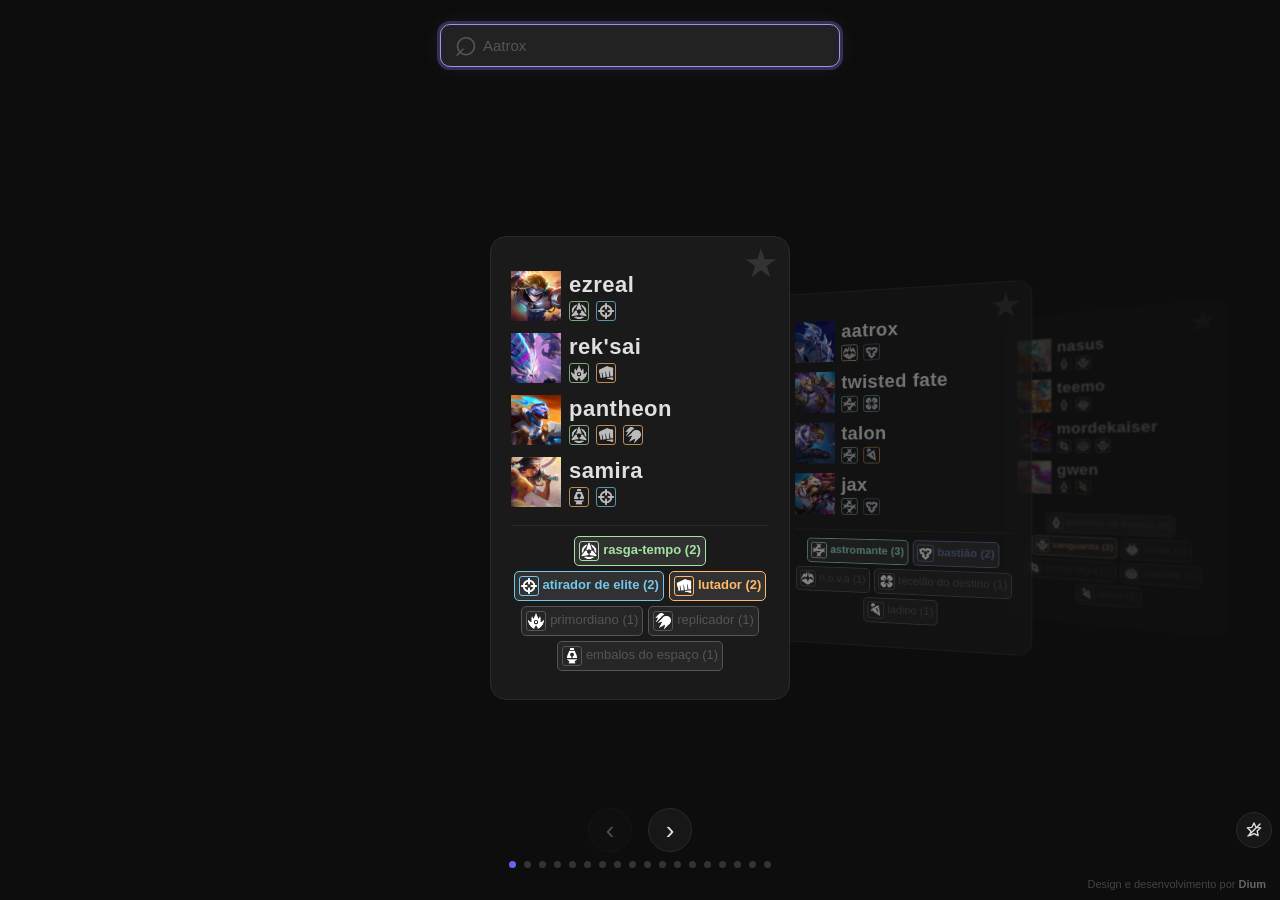
<file: index.html>
<!DOCTYPE html>
<html lang="en">
<head>
<meta charset="UTF-8">
<meta name="viewport" content="width=device-width, initial-scale=1.0">
<title>TFT Openers</title>
<link rel="stylesheet" href="style.css">
</head>
<body>
<button id="clearFavs" title="Limpar favoritos"><svg viewBox="0 0 24 24" width="18" height="18" fill="none" stroke="currentColor" stroke-width="1.8" stroke-linecap="round" stroke-linejoin="round"><path d="M12 2.6l2.7 5.8 6.3.7-4.7 4.3 1.2 6.2L12 16.8l-5.5 2.8 1.2-6.2L3 9.1l6.3-.7L12 2.6z"/><line x1="4" y1="20" x2="20" y2="4"></line></svg></button>
<div class="search-wrapper">
  <span class="search-icon">⌕</span>
  <input type="text" id="search" placeholder="Aatrox" autofocus autocomplete="off">
  <button type="button" class="search-clear" id="searchClear" title="Limpar busca" aria-label="Limpar busca"><svg viewBox="0 0 24 24" width="16" height="16" fill="none" stroke="currentColor" stroke-width="3" stroke-linecap="round"><path d="M6 6l12 12M18 6L6 18"/></svg></button>
  <div class="suggestions" id="suggestions"></div>
</div>

<div class="tableau" id="tableau">
  <div class="stack" id="stack"></div>
</div>
<div class="nav-buttons">
  <button id="prevBtn" title="Anterior">‹</button>
  <button id="nextBtn" title="Próximo">›</button>
</div>
<div class="dots" id="dots"></div>

<script src="app.js"></script>
<div class="credit">Design e desenvolvimento por <strong>Dium</strong></div>
</body>
</html>
</file>
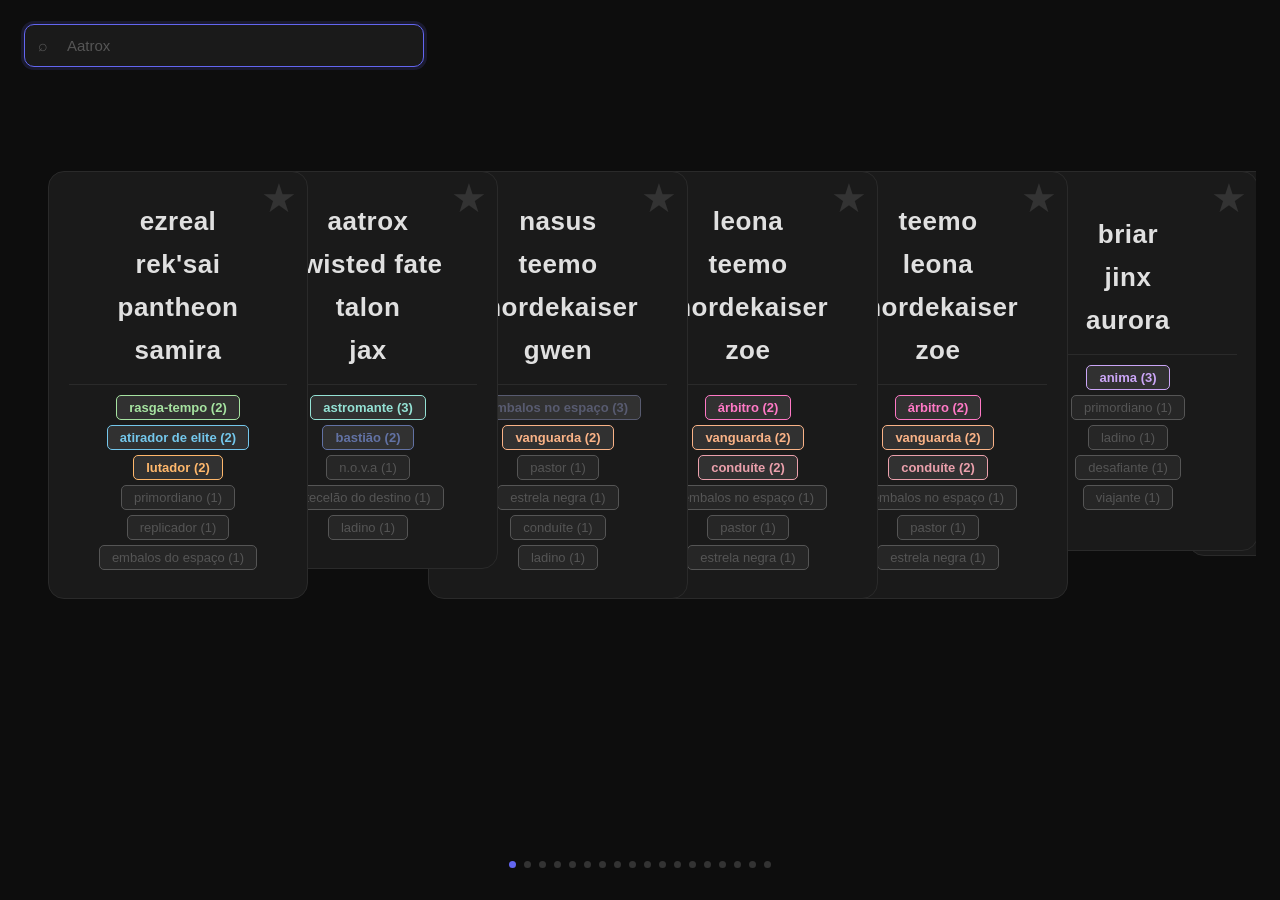
<file: backup/index.html>
<!DOCTYPE html>
<html lang="en">
<head>
<meta charset="UTF-8">
<meta name="viewport" content="width=device-width, initial-scale=1.0">
<title>TFT Openers</title>
<style>
  * { margin: 0; padding: 0; box-sizing: border-box; }
  body {
    background: #0d0d0d;
    color: #e0e0e0;
    font-family: 'Inter', -apple-system, BlinkMacSystemFont, 'Segoe UI', sans-serif;
    height: 100vh;
    overflow: hidden;
    display: flex;
    flex-direction: column;
    padding: 24px;
  }

  .search-wrapper {
    position: relative;
    margin-bottom: 24px;
    max-width: 400px;
  }
  .search-wrapper input {
    width: 100%;
    padding: 12px 16px 12px 42px;
    border: 1px solid #2a2a2a;
    border-radius: 10px;
    background: #1a1a1a;
    color: #e0e0e0;
    font-size: 15px;
    outline: none;
    transition: border-color 0.2s;
  }
  .search-wrapper input:focus {
    border-color: #6366f1;
    box-shadow: 0 0 0 3px rgba(99,102,241,0.15);
  }
  .search-wrapper input::placeholder { color: #555; }
  .search-icon {
    position: absolute;
    left: 14px;
    top: 50%;
    transform: translateY(-50%);
    color: #555;
    font-size: 16px;
    pointer-events: none;
  }

  .tableau {
    flex: 1;
    display: flex;
    align-items: flex-start;
    justify-content: flex-start;
    min-height: 0;
    position: relative;
    overflow-x: auto;
    scrollbar-width: none;
    -ms-overflow-style: none;
    padding: 80px 0 0 24px;
  }

  .tableau::-webkit-scrollbar { display: none; }

  .stack {
    position: relative;
    width: 100%;
    min-height: 420px;
  }

  .card-stack {
    position: absolute;
    top: 0;
    left: 0;
    width: 260px;
    min-height: 380px;
    background: #1a1a1a;
    border: 1px solid #2a2a2a;
    border-radius: 16px;
    padding: 28px 20px;
    text-align: center;
    display: flex;
    flex-direction: column;
    justify-content: center;
    transition: transform 0.35s cubic-bezier(0, 0, 0.15, 1);
    cursor: pointer;
  }
  .card-stack.current {
    z-index: 100;
    cursor: default;
  }
  .card-stack.behind {
    z-index: 1;
    cursor: pointer;
  }
  .card-stack.behind:hover {
    border-color: #6366f1;
  }

  .card-stack .champ {
    padding: 6px 0;
    font-size: 26px;
    font-weight: 700;
    letter-spacing: 0.5px;
  }
  .card-stack .champ-name {
    display: inline;
    cursor: pointer;
    border-radius: 4px;
    transition: background 0.15s;
  }
  .card-stack .champ-name:hover { background: rgba(167,139,250,0.15); }
  .card-stack .champ-name.matched { color: #a78bfa; font-weight: 600; }

  .card-stack .trait-summary {
    margin-top: 12px;
    padding-top: 10px;
    border-top: 1px solid #2a2a2a;
    display: flex;
    flex-direction: column;
    align-items: center;
    gap: 5px;
  }
  .card-stack .trait-summary .tag {
    padding: 4px 12px;
    border-radius: 5px;
    font-size: 13px;
    border: 1px solid;
    background: rgba(255,255,255,0.05);
    cursor: pointer;
    transition: background 0.15s;
  }
  .card-stack .trait-summary .tag:hover {
    background: rgba(255,255,255,0.12);
  }
  .card-stack .trait-summary .tag.highlighted {
    font-weight: 600;
    background: rgba(255,255,255,0.1);
  }
  .card-stack .trait-summary .tag.matched {
    box-shadow: 0 0 0 2px #a78bfa;
  }

  .card-stack .star {
    position: absolute;
    top: 6px;
    right: 10px;
    font-size: 40px;
    cursor: pointer;
    color: #333;
    transition: color 0.2s;
    z-index: 1;
    line-height: 1;
    user-select: none;
  }
  .card-stack .star:hover {
    color: #777;
  }
  .card-stack .star.favorited {
    color: #f1fa8c;
  }
  .card-stack.favorited {
    border-color: rgba(241,250,140,0.2);
  }

  .empty-state {
    font-size: 18px;
    color: #555;
    text-align: center;
  }

  .dots {
    display: flex;
    justify-content: center;
    gap: 8px;
    padding: 16px 0 8px;
    flex-wrap: wrap;
  }
  .dot {
    width: 7px;
    height: 7px;
    border-radius: 50%;
    background: #333;
    cursor: pointer;
    transition: background 0.2s;
    user-select: none;
    outline: none;
  }
  .dot.active {
    background: #6366f1;
  }
  .dot:hover {
    background: #555;
  }

  @media (max-width: 700px) {
    .card-stack { width: 230px; min-height: 340px; padding: 20px 14px; }
    .card-stack .champ { font-size: 22px; }
    .tableau { padding-left: 12px; }
  }
</style>
</head>
<body>
<div class="search-wrapper">
  <span class="search-icon">⌕</span>
  <input type="text" id="search" placeholder="Aatrox" autofocus>
</div>

<div class="tableau" id="tableau">
  <div class="stack" id="stack"></div>
</div>
<div class="dots" id="dots"></div>

<script>
const data = [
  {"units": ["ezreal", "rek'sai", "pantheon", "samira"]},
  {"units": ["aatrox", "twisted fate", "talon", "jax"]},
  {"units": ["nasus", "teemo", "mordekaiser", "gwen"]},
  {"units": ["leona", "teemo", "mordekaiser", "zoe"]},
  {"units": ["teemo", "leona", "mordekaiser", "zoe"]},
  {"units": ["briar", "jinx", "aurora"]},
  {"units": ["briar", "jinx", "illaoi"]},
  {"units": ["leona", "lissandra", "mordekaiser", "zoe"]},
  {"units": ["briar", "rek'sai", "bel'veth", "jinx"]},
  {"units": ["cho'gath", "rek'sai", "briar", "bel'veth"]},
  {"units": ["rek'sai", "milio", "pantheon", "lulu"]},
  {"units": ["briar", "cho'gath", "rek'sai", "kai'sa"]},
  {"units": ["aatrox", "twisted fate", "caitlyn", "jax"]},
  {"units": ["cho'gath", "ezreal", "lissandra", "pantheon"]},
  {"units": ["lissandra", "poppy", "veigar", "mipim"]},
  {"units": ["aatrox", "poppy", "mipim", "gnar"]},
  {"units": ["rek'sai", "ezreal", "gnar", "pantheon"]},
  {"units": ["cho'gath", "lissandra", "pantheon", "miss fortune"]}
];

const traits = {
  "ezreal": ["rasga-tempo", "atirador de elite"],
  "rek'sai": ["primordiano", "lutador"],
  "pantheon": ["rasga-tempo", "lutador", "replicador"],
  "samira": ["embalos do espaço", "atirador de elite"],
  "aatrox": ["n.o.v.a", "bastião"],
  "twisted fate": ["astromante", "tecelão do destino"],
  "talon": ["astromante", "ladino"],
  "jax": ["astromante", "bastião"],
  "nasus": ["embalos no espaço", "vanguarda"],
  "teemo": ["embalos no espaço", "pastor"],
  "mordekaiser": ["estrela negra", "conduíte", "vanguarda"],
  "gwen": ["embalos no espaço", "ladino"],
  "leona": ["árbitro", "vanguarda"],
  "zoe": ["árbitro", "conduíte"],
  "briar": ["anima", "primordiano", "ladino"],
  "jinx": ["anima", "desafiante"],
  "aurora": ["anima", "viajante"],
  "illaoi": ["anima", "vanguarda", "pastor"],
  "lissandra": ["estrela negra", "pastor", "replicador"],
  "bel'veth": ["primordiano", "desafiante", "saqueador"],
  "cho'gath": ["estrela negra", "lutador"],
  "milio": ["rasga-tempo", "tecelão do destino"],
  "lulu": ["astromante", "replicador"],
  "kai'sa": ["estrela negra", "ladino"],
  "caitlyn": ["n.o.v.a", "tecelão do destino"],
  "poppy": ["mipo", "bastião"],
  "veigar": ["mipo", "replicador"],
  "mipim": ["mipo", "pastor", "viajante"],
  "gnar": ["mipo", "atirador de elite"],
  "miss fortune": ["conduíte", "desafiante", "replicador"]
};

function getTraitCounts(units) {
  const counts = {};
  for (const u of units) {
    const t = traits[u] || [];
    for (const tr of t) counts[tr] = (counts[tr] || 0) + 1;
  }
  return counts;
}

const stackEl = document.getElementById('stack');
const search = document.getElementById('search');

const traitPalette = [
  '#ff5555','#ff79c6','#bd93f9','#8be9fd','#50fa7b',
  '#ffb86c','#f1fa8c','#6272a4','#cba6f7','#f38ba8',
  '#89b4fa','#fab387','#a6e3a1','#f9e2af','#74c7ec',
  '#b4befe','#94e2d5','#eba0ac','#6c7086','#585b70'
];

const FAV_KEY = 'tft_favorites';
function entryKey(entry) { return entry.units.join('|'); }
function getFavorites() {
  try { return new Set(JSON.parse(localStorage.getItem(FAV_KEY) || '[]')); }
  catch { return new Set(); }
}
function toggleFavorite(key) {
  const f = getFavorites();
  if (f.has(key)) f.delete(key); else f.add(key);
  localStorage.setItem(FAV_KEY, JSON.stringify([...f]));
}

function traitColor(trait) {
  let h = 0;
  for (let i = 0; i < trait.length; i++) h = ((h << 5) - h) + trait.charCodeAt(i), h |= 0;
  return traitPalette[Math.abs(h) % traitPalette.length];
}

let filtered = [...data];
let currentIdx = 0;
let animating = false;

function buildCardHtml(entry, q) {
  let units = entry.units;
  if (q) units = [...units].sort((a, b) => {
    const al = a.toLowerCase();
    const bl = b.toLowerCase();
    const aScore = al.startsWith(q) ? 2 : (al.includes(q) ? 1 : 0);
    const bScore = bl.startsWith(q) ? 2 : (bl.includes(q) ? 1 : 0);
    return bScore - aScore;
  });
  const champHtml = units.map(u => {
    const lower = u.toLowerCase();
    const isMatch = q && lower.includes(q);
    return `<div class="champ"><div class="champ-name ${isMatch ? 'matched' : ''}">${u}</div></div>`;
  }).join('');

  const traitCounts = getTraitCounts(units);
  const sorted = Object.entries(traitCounts).sort((a, b) => b[1] - a[1]);
  const summaryHtml = sorted.length > 0
    ? sorted.map(([trait, cnt]) => {
        const c = cnt >= 2 ? traitColor(trait) : '#555';
        const isMatch = q && trait.toLowerCase().includes(q);
        return `<span class="tag ${cnt >= 2 ? 'highlighted' : ''}${isMatch ? ' matched' : ''}" style="border-color:${c};color:${c}">${trait} (${cnt})</span>`;
      }).join('')
    : '';

  const key = entryKey(entry);
  const isFav = getFavorites().has(key);
  const star = `<span class="star ${isFav ? 'favorited' : ''}" data-key="${key}">★</span>`;
  return `${star}${champHtml}${summaryHtml ? `<div class="trait-summary">${summaryHtml}</div>` : ''}`;
}

function renderDots() {
  const dotsEl = document.getElementById('dots');
  if (filtered.length <= 1) {
    dotsEl.innerHTML = '';
    return;
  }
  dotsEl.innerHTML = filtered.map((_, i) =>
    `<span class="dot ${i === currentIdx ? 'active' : ''}" data-idx="${i}"></span>`
  ).join('');
  dotsEl.querySelectorAll('.dot').forEach(el => {
    el.addEventListener('click', e => {
      e.preventDefault();
      goTo(parseInt(el.dataset.idx));
    });
  });
}

function goTo(idx) {
  if (idx === currentIdx || idx < 0 || idx >= filtered.length) return;
  if (animating) {
    const cards = stackEl.querySelectorAll('.card-stack');
    for (const card of cards) {
      card.style.transition = 'none';
      const localI = parseInt(card.dataset.idx) - currentIdx;
      card.style.transform = `translateX(${localI * 190}px)`;
    }
    animating = false;
  }
  animating = true;
  const forward = idx > currentIdx;
  currentIdx = idx;
  renderAnimated(forward);
}

function applyFilterAndSort(q) {
  let result = q ? data.filter(entry =>
    entry.units.some(u => u.toLowerCase().includes(q)) || entry.units.some(u => (traits[u] || []).some(t => t.toLowerCase().includes(q)))
  ) : [...data];
  const favs = getFavorites();
  result.sort((a, b) => {
    const aFav = favs.has(entryKey(a));
    const bFav = favs.has(entryKey(b));
    if (aFav !== bFav) return aFav ? -1 : 1;
    if (q) {
      const score = (entry) => {
        const names = entry.units.map(u => u.toLowerCase());
        const allTraits = entry.units.flatMap(u => (traits[u] || []).map(t => t.toLowerCase()));
        const starts = [...names, ...allTraits].some(s => s.startsWith(q)) ? 1 : 0;
        const contains = [...names, ...allTraits].some(s => s.includes(q)) ? 1 : 0;
        return starts * 10 + contains;
      };
      return score(b) - score(a);
    }
    return data.indexOf(a) - data.indexOf(b);
  });
  return result;
}

function renderAnimated(forward) {
  const q = search.value.toLowerCase().trim();
  filtered = applyFilterAndSort(q);
  if (currentIdx >= filtered.length) currentIdx = 0;
  if (filtered.length === 0) {
    stackEl.innerHTML = '<div class="empty-state">No openers found</div>';
    animating = false;
    renderDots();
    return;
  }

  const showCount = Math.min(15, filtered.length - currentIdx);
  const visible = filtered.slice(currentIdx, currentIdx + showCount);
  const offset = 190;
  const shift = forward ? offset : -offset;

  const favs = getFavorites();
  stackEl.innerHTML = visible.map((entry, i) => {
    const isCurrent = i === 0;
    const isFav = favs.has(entryKey(entry));
    return `<div class="card-stack ${isCurrent ? 'current' : 'behind'}${isFav ? ' favorited' : ''}" data-idx="${currentIdx + i}"
      style="transform: translateX(${(i * offset + shift)}px); z-index: ${100 - i};">
      ${buildCardHtml(entry, q)}
    </div>`;
  }).join('');

  requestAnimationFrame(() => {
    requestAnimationFrame(() => {
      const cards = stackEl.querySelectorAll('.card-stack');
      for (const card of cards) {
        const localI = parseInt(card.dataset.idx) - currentIdx;
        card.style.transform = `translateX(${localI * offset}px)`;
      }
      const lastCard = cards[cards.length - 1];
      if (lastCard) {
        const onEnd = () => {
          lastCard.removeEventListener('transitionend', onEnd);
          animating = false;
        };
        lastCard.addEventListener('transitionend', onEnd);
      } else {
        animating = false;
      }
    });
  });

  renderDots();
}

function render() {
  const q = search.value.toLowerCase().trim();
  filtered = applyFilterAndSort(q);
  if (currentIdx >= filtered.length) currentIdx = 0;
  if (filtered.length === 0) {
    stackEl.innerHTML = '<div class="empty-state">No openers found</div>';
    renderDots();
    return;
  }

  const showCount = Math.min(15, filtered.length - currentIdx);
  const visible = filtered.slice(currentIdx, currentIdx + showCount);
  const offset = 190;

  const favs = getFavorites();
  stackEl.innerHTML = visible.map((entry, i) => {
    const isCurrent = i === 0;
    const isFav = favs.has(entryKey(entry));
    return `<div class="card-stack ${isCurrent ? 'current' : 'behind'}${isFav ? ' favorited' : ''}" data-idx="${currentIdx + i}"
      style="transform: translateX(${i * offset}px); z-index: ${100 - i};">
      ${buildCardHtml(entry, q)}
    </div>`;
  }).join('');

  renderDots();
}

document.addEventListener('keydown', e => {
  if (e.key === 'ArrowRight' || e.key === 'ArrowDown' || e.key === ' ') {
    e.preventDefault();
    goTo(currentIdx + 1);
  }
  if (e.key === 'ArrowLeft' || e.key === 'ArrowUp') {
    e.preventDefault();
    goTo(currentIdx - 1);
  }
});

document.addEventListener('wheel', e => {
  if (e.target.closest('#stack')) {
    e.preventDefault();
    if (e.deltaY > 0) goTo(currentIdx + 1);
    else goTo(currentIdx - 1);
  }
}, { passive: false });

search.addEventListener('input', () => {
  currentIdx = 0;
  animating = false;
  renderAnimated(true);
});

stackEl.addEventListener('click', e => {
  const target = e.target.closest('.star, .champ-name, .tag, .card-stack.behind');
  if (!target) return;

  if (target.classList.contains('star')) {
    e.stopPropagation();
    const key = target.dataset.key;
    toggleFavorite(key);
    const q = search.value.toLowerCase().trim();
    const prevKey = entryKey(filtered[currentIdx]);
    filtered = applyFilterAndSort(q);
    currentIdx = Math.max(0, filtered.findIndex(e => entryKey(e) === prevKey));
    renderAnimated(true);
    return;
  }

  if (target.classList.contains('champ-name')) {
    e.stopPropagation();
    search.value = target.textContent.trim();
    search.dispatchEvent(new Event('input'));
    return;
  }

  if (target.classList.contains('tag')) {
    e.stopPropagation();
    const text = target.textContent.trim().replace(/\s*\(\d+\)$/, '');
    search.value = text;
    search.dispatchEvent(new Event('input'));
    return;
  }

  if (target.classList.contains('behind')) {
    goTo(parseInt(target.dataset.idx));
  }
});

render();
window.addEventListener('resize', () => render());
</script>
</body>
</html>
</file>
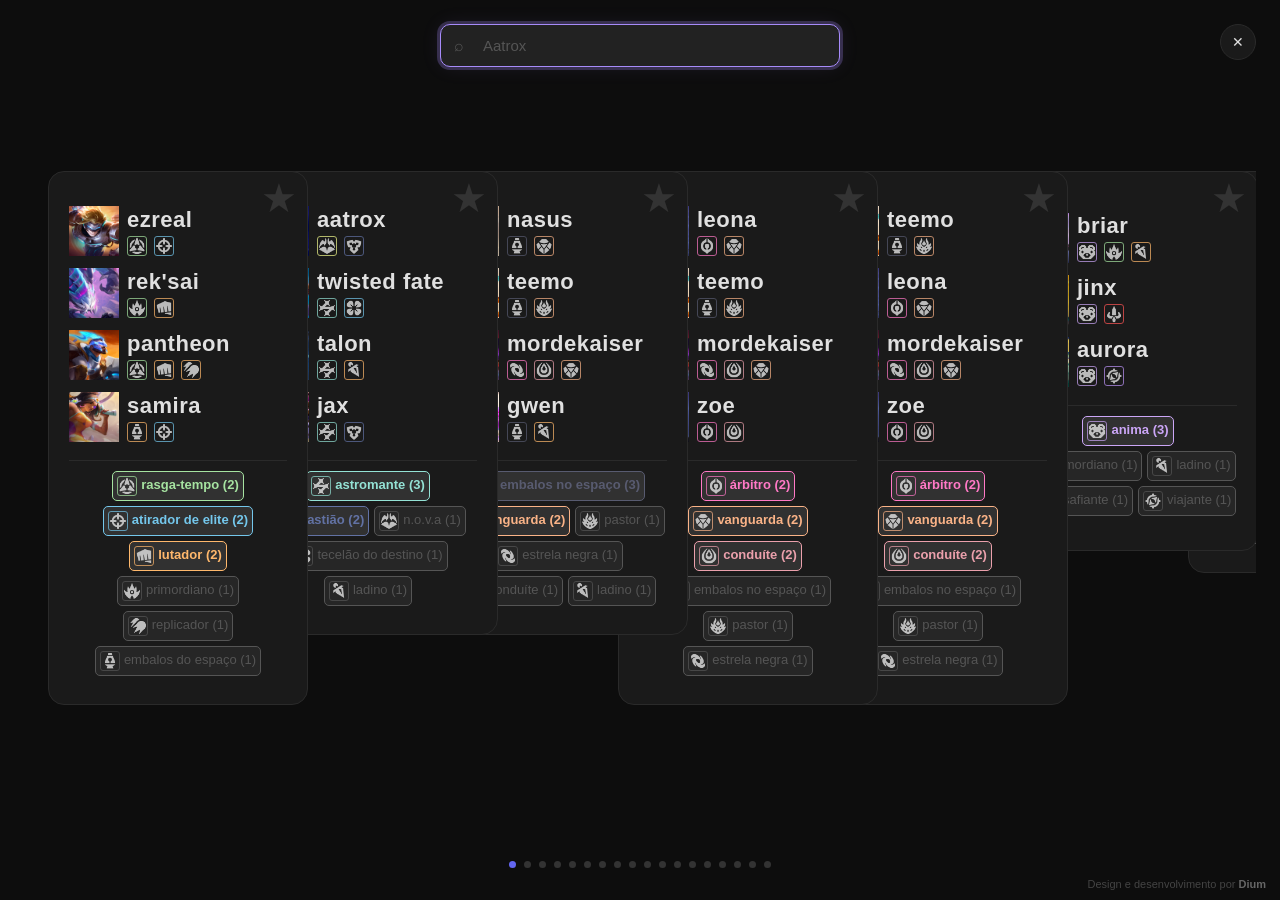
<file: netlify/index.html>
<!DOCTYPE html>
<html lang="en">
<head>
<meta charset="UTF-8">
<meta name="viewport" content="width=device-width, initial-scale=1.0">
<title>TFT Openers</title>
<link rel="stylesheet" href="style.css">
</head>
<body>
<button id="clearFavs" title="Limpar favoritos">✕</button>
<div class="search-wrapper">
  <span class="search-icon">⌕</span>
  <input type="text" id="search" placeholder="Aatrox" autofocus autocomplete="off">
  <div class="suggestions" id="suggestions"></div>
</div>

<div class="tableau" id="tableau">
  <div class="stack" id="stack"></div>
</div>
<div class="dots" id="dots"></div>

<script src="app.js"></script>
<div class="credit">Design e desenvolvimento por <strong>Dium</strong></div>
</body>
</html>
</file>
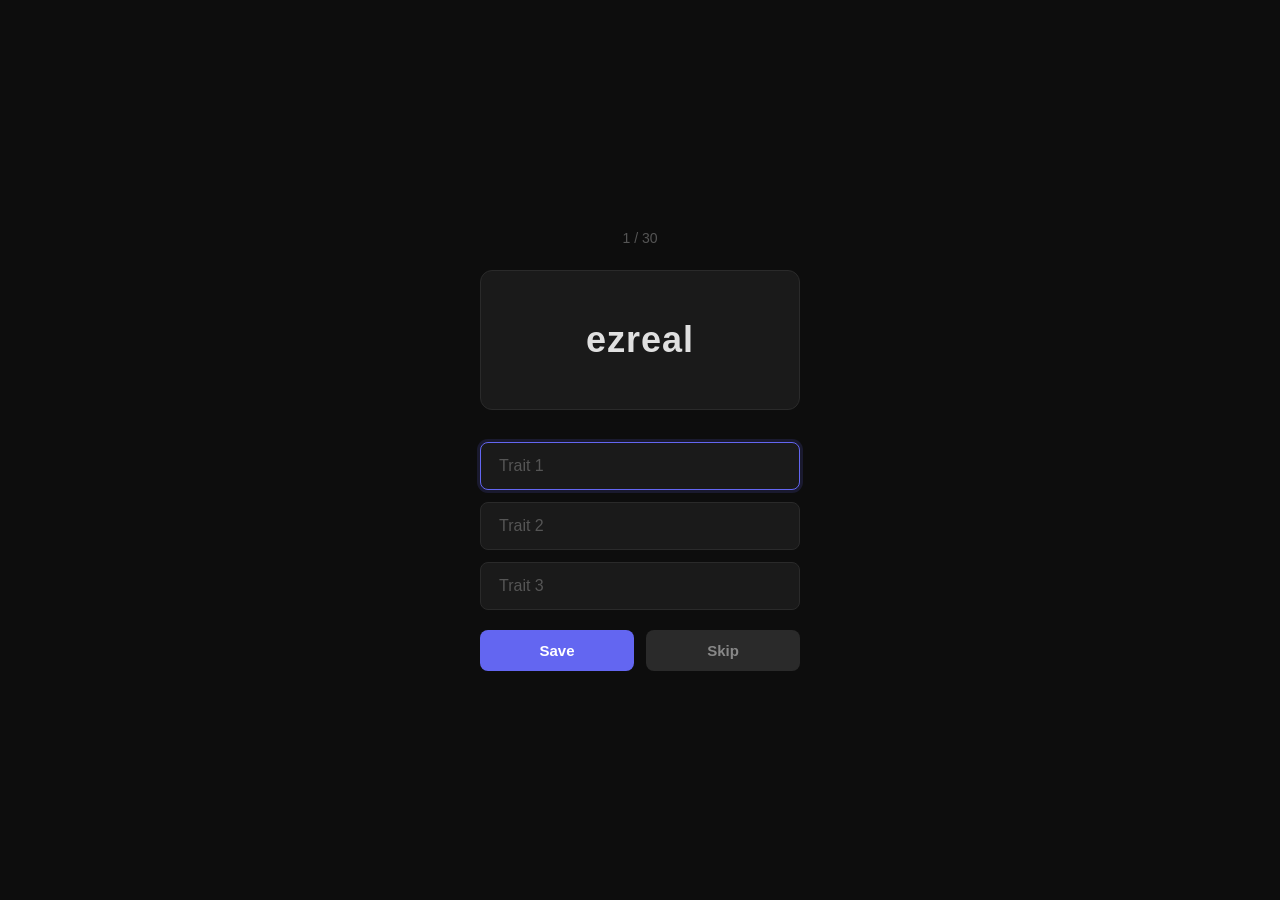
<file: traits.html>
<!DOCTYPE html>
<html lang="en">
<head>
<meta charset="UTF-8">
<meta name="viewport" content="width=device-width, initial-scale=1.0">
<title>TFT Champion Traits</title>
<style>
  * { margin: 0; padding: 0; box-sizing: border-box; }
  body {
    background: #0d0d0d;
    color: #e0e0e0;
    font-family: 'Inter', -apple-system, BlinkMacSystemFont, 'Segoe UI', sans-serif;
    min-height: 100vh;
    display: flex;
    flex-direction: column;
    align-items: center;
    justify-content: center;
    padding: 32px;
  }

  .counter {
    font-size: 14px;
    color: #555;
    margin-bottom: 24px;
  }

  .card {
    background: #1a1a1a;
    border: 1px solid #2a2a2a;
    border-radius: 12px;
    padding: 48px 64px;
    text-align: center;
    margin-bottom: 32px;
    min-width: 320px;
  }

  .champion-name {
    font-size: 36px;
    font-weight: 700;
    letter-spacing: 1px;
  }

  .inputs {
    display: flex;
    flex-direction: column;
    gap: 12px;
    min-width: 320px;
  }

  .inputs input {
    width: 100%;
    padding: 14px 18px;
    border: 1px solid #2a2a2a;
    border-radius: 8px;
    background: #1a1a1a;
    color: #e0e0e0;
    font-size: 16px;
    outline: none;
    transition: border-color 0.2s, box-shadow 0.2s;
  }
  .inputs input:focus {
    border-color: #6366f1;
    box-shadow: 0 0 0 3px rgba(99,102,241,0.15);
  }
  .inputs input::placeholder { color: #555; }

  .actions {
    display: flex;
    gap: 12px;
    margin-top: 20px;
    min-width: 320px;
  }

  .actions button {
    flex: 1;
    padding: 12px;
    border: none;
    border-radius: 8px;
    font-size: 15px;
    font-weight: 600;
    cursor: pointer;
    transition: opacity 0.2s;
  }
  .actions button:hover { opacity: 0.9; }
  .actions button:active { opacity: 0.7; }

  .btn-save {
    background: #6366f1;
    color: #fff;
  }
  .btn-skip {
    background: #2a2a2a;
    color: #888;
  }
  .btn-reset {
    background: transparent;
    color: #555;
    border: 1px solid #2a2a2a !important;
    margin-top: 40px;
  }
  .btn-reset:hover { border-color: #f87171 !important; color: #f87171; }

  .done-text {
    font-size: 20px;
    color: #555;
    text-align: center;
  }
  .done-text span { color: #a78bfa; }

  .hidden { display: none; }
</style>
</head>
<body>
  <div class="counter" id="counter"></div>
  <div class="card" id="card">
    <div class="champion-name" id="name"></div>
  </div>
  <div class="inputs" id="inputs">
    <input type="text" id="t1" placeholder="Trait 1" autocomplete="off">
    <input type="text" id="t2" placeholder="Trait 2" autocomplete="off">
    <input type="text" id="t3" placeholder="Trait 3" autocomplete="off">
  </div>
  <div class="actions" id="actions">
    <button class="btn-save" id="btnSave">Save</button>
    <button class="btn-skip" id="btnSkip">Skip</button>
  </div>
  <button class="btn-reset hidden" id="btnReset">Reset All Data</button>

<script>
const data = [
  {"units": ["ezreal", "rek'sai", "pantheon", "samira"]},
  {"units": ["aatrox", "twisted fate", "talon", "jax"]},
  {"units": ["nasus", "teemo", "mordekaiser", "gwen"]},
  {"units": ["leona", "teemo", "mordekaiser", "zoe"]},
  {"units": ["teemo", "leona", "mordekaiser", "zoe"]},
  {"units": ["briar", "jinx", "aurora/illaoi"]},
  {"units": ["leona", "lissandra", "mordekaiser", "zoe"]},
  {"units": ["briar", "rek'sai", "bel'veth", "jinx"]},
  {"units": ["cho'gath", "rek'sai", "briar", "bel'veth"]},
  {"units": ["rek'sai", "milio", "pantheon", "lulu"]},
  {"units": ["briar", "cho'gath", "rek'sai", "kai'sa"]},
  {"units": ["aatrox", "twisted fate", "caitlyn", "jax"]},
  {"units": ["cho'gath", "ezreal", "lissandra", "pantheon"]},
  {"units": ["lissandra", "poppy", "veigar", "mipim"]},
  {"units": ["aatrox", "poppy", "mipim", "gnar"]},
  {"units": ["rek'sai", "ezreal", "gnar", "pantheon"]},
  {"units": ["cho'gath", "lissandra", "pantheon", "miss fortune"]}
];

const uniqueNames = [...new Set(data.flatMap(entry =>
  entry.units.flatMap(u => u.includes('/') ? u.split('/') : [u])
))];

const STORAGE_KEY = 'tft_champion_traits';
const saved = JSON.parse(localStorage.getItem(STORAGE_KEY) || '{}');
const remaining = uniqueNames.filter(name => !(name in saved));

const nameEl = document.getElementById('name');
const counterEl = document.getElementById('counter');
const t1 = document.getElementById('t1');
const t2 = document.getElementById('t2');
const t3 = document.getElementById('t3');
const btnSave = document.getElementById('btnSave');
const btnSkip = document.getElementById('btnSkip');
const btnReset = document.getElementById('btnReset');
const card = document.getElementById('card');
const inputs = document.getElementById('inputs');
const actions = document.getElementById('actions');

let currentIdx = 0;

function showCurrent() {
  if (currentIdx >= remaining.length) {
    done();
    return;
  }
  nameEl.textContent = remaining[currentIdx];
  counterEl.textContent = `${currentIdx + 1} / ${remaining.length}`;
  t1.value = '';
  t2.value = '';
  t3.value = '';
  t1.focus();
}

function next() {
  currentIdx++;
  showCurrent();
}

function done() {
  card.innerHTML = '<div class="done-text">All done! <span>' + Object.keys(saved).length + '</span> champions saved.</div>';
  counterEl.textContent = '';
  inputs.classList.add('hidden');
  actions.classList.add('hidden');
  btnReset.classList.remove('hidden');
}

btnSave.addEventListener('click', () => {
  const name = remaining[currentIdx];
  if (!name) return;
  const val1 = t1.value.trim();
  const val2 = t2.value.trim();
  const val3 = t3.value.trim();
  saved[name] = [val1, val2, val3];
  localStorage.setItem(STORAGE_KEY, JSON.stringify(saved));
  next();
});

btnSkip.addEventListener('click', () => {
  next();
});

btnReset.addEventListener('click', () => {
  if (confirm('Reset all saved trait data?')) {
    localStorage.removeItem(STORAGE_KEY);
    location.reload();
  }
});

// Enter key to save
function onKeyDown(e) {
  if (e.key === 'Enter') btnSave.click();
}
t1.addEventListener('keydown', onKeyDown);
t2.addEventListener('keydown', onKeyDown);
t3.addEventListener('keydown', onKeyDown);

showCurrent();
</script>
</body>
</html>
</file>
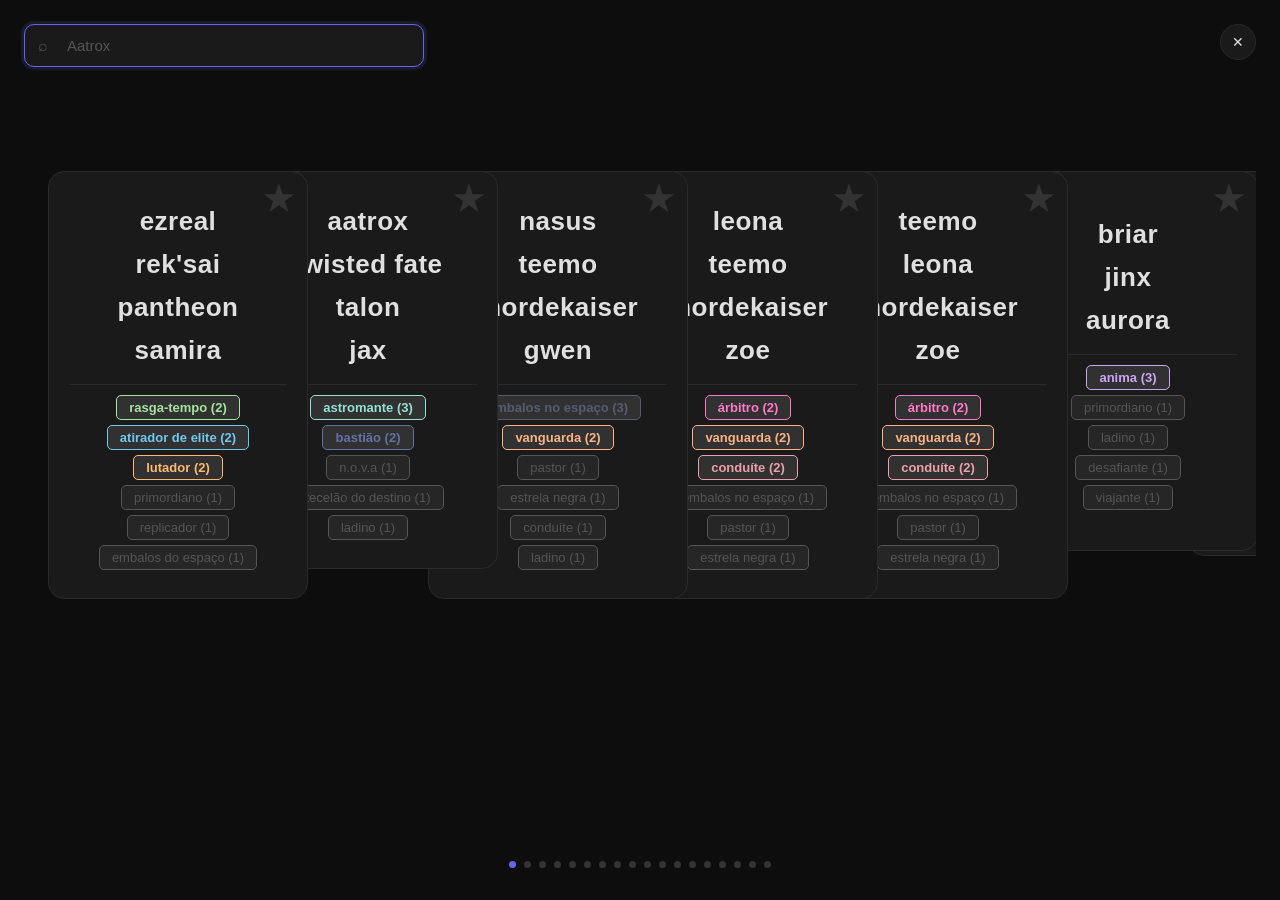
<file: backup/tft_openers.html>
<!DOCTYPE html>
<html lang="en">
<head>
<meta charset="UTF-8">
<meta name="viewport" content="width=device-width, initial-scale=1.0">
<title>TFT Openers</title>
<style>
* { margin: 0; padding: 0; box-sizing: border-box; }
body {
  background: #0d0d0d;
  color: #e0e0e0;
  font-family: 'Inter', -apple-system, BlinkMacSystemFont, 'Segoe UI', sans-serif;
  height: 100vh;
  overflow: hidden;
  display: flex;
  flex-direction: column;
  padding: 24px;
  position: relative;
}

#clearFavs {
  position: absolute;
  top: 24px;
  right: 24px;
  width: 36px;
  height: 36px;
  border-radius: 50%;
  border: 1px solid #2a2a2a;
  background: #1a1a1a;
  color: #e0e0e0;
  font-size: 14px;
  cursor: pointer;
  display: flex;
  align-items: center;
  justify-content: center;
  transition: border-color 0.2s, background 0.2s;
  z-index: 200;
}
#clearFavs:hover {
  border-color: #f1fa8c;
  background: rgba(241,250,140,0.1);
}

.search-wrapper {
  position: relative;
  margin-bottom: 24px;
  max-width: 400px;
}
.search-wrapper input {
  width: 100%;
  padding: 12px 16px 12px 42px;
  border: 1px solid #2a2a2a;
  border-radius: 10px;
  background: #1a1a1a;
  color: #e0e0e0;
  font-size: 15px;
  outline: none;
  transition: border-color 0.2s;
}
.search-wrapper input:focus {
  border-color: #6366f1;
  box-shadow: 0 0 0 3px rgba(99,102,241,0.15);
}
.search-wrapper input::placeholder { color: #555; }
.search-icon {
  position: absolute;
  left: 14px;
  top: 50%;
  transform: translateY(-50%);
  color: #555;
  font-size: 16px;
  pointer-events: none;
}

.tableau {
  flex: 1;
  display: flex;
  align-items: flex-start;
  justify-content: flex-start;
  min-height: 0;
  position: relative;
  overflow-x: auto;
  scrollbar-width: none;
  -ms-overflow-style: none;
  padding: 80px 0 0 24px;
}

.tableau::-webkit-scrollbar { display: none; }

.stack {
  position: relative;
  width: 100%;
  min-height: 420px;
}

.card-stack {
  position: absolute;
  top: 0;
  left: 0;
  width: 260px;
  min-height: 380px;
  background: #1a1a1a;
  border: 1px solid #2a2a2a;
  border-radius: 16px;
  padding: 28px 20px;
  text-align: center;
  display: flex;
  flex-direction: column;
  justify-content: center;
  transition: transform 0.35s cubic-bezier(0, 0, 0.15, 1);
  cursor: pointer;
}
.card-stack.current {
  z-index: 100;
  cursor: default;
}
.card-stack.behind {
  z-index: 1;
  cursor: pointer;
}
.card-stack.behind:hover {
  border-color: #6366f1;
}

.card-stack .champ {
  padding: 6px 0;
  font-size: 26px;
  font-weight: 700;
  letter-spacing: 0.5px;
}
.card-stack .champ-name {
  display: inline;
  cursor: pointer;
  border-radius: 4px;
  transition: background 0.15s;
}
.card-stack .champ-name:hover { background: rgba(167,139,250,0.15); }
.card-stack .champ-name.matched { color: #a78bfa; font-weight: 600; }

.card-stack .trait-summary {
  margin-top: 12px;
  padding-top: 10px;
  border-top: 1px solid #2a2a2a;
  display: flex;
  flex-direction: column;
  align-items: center;
  gap: 5px;
}
.card-stack .trait-summary .tag {
  padding: 4px 12px;
  border-radius: 5px;
  font-size: 13px;
  border: 1px solid;
  background: rgba(255,255,255,0.05);
  cursor: pointer;
  transition: background 0.15s;
}
.card-stack .trait-summary .tag:hover {
  background: rgba(255,255,255,0.12);
}
.card-stack .trait-summary .tag.highlighted {
  font-weight: 600;
  background: rgba(255,255,255,0.1);
}
.card-stack .trait-summary .tag.matched {
  box-shadow: 0 0 0 2px #a78bfa;
}

.card-stack .star {
  position: absolute;
  top: 6px;
  right: 10px;
  font-size: 40px;
  cursor: pointer;
  color: #333;
  transition: color 0.2s;
  z-index: 1;
  line-height: 1;
  user-select: none;
}
.card-stack .star:hover {
  color: #777;
}
.card-stack .star.favorited {
  color: #f1fa8c;
}
.card-stack.favorited {
  border-color: rgba(241,250,140,0.2);
}

.empty-state {
  font-size: 18px;
  color: #555;
  text-align: center;
}

.dots {
  display: flex;
  justify-content: center;
  gap: 8px;
  padding: 16px 0 8px;
  flex-wrap: wrap;
}
.dot {
  width: 7px;
  height: 7px;
  border-radius: 50%;
  background: #333;
  cursor: pointer;
  transition: background 0.2s;
  user-select: none;
  outline: none;
}
.dot.active {
  background: #6366f1;
}
.dot:hover {
  background: #555;
}

@media (max-width: 700px) {
  .card-stack { width: 230px; min-height: 340px; padding: 20px 14px; }
  .card-stack .champ { font-size: 22px; }
  .tableau { padding-left: 12px; }
}
</style>
</head>
<body>
<button id="clearFavs" title="Limpar favoritos">✕</button>
<div class="search-wrapper">
  <span class="search-icon">⌕</span>
  <input type="text" id="search" placeholder="Aatrox" autofocus>
</div>

<div class="tableau" id="tableau">
  <div class="stack" id="stack"></div>
</div>
<div class="dots" id="dots"></div>

<script>
const data = [
  {"units": ["ezreal", "rek'sai", "pantheon", "samira"]},
  {"units": ["aatrox", "twisted fate", "talon", "jax"]},
  {"units": ["nasus", "teemo", "mordekaiser", "gwen"]},
  {"units": ["leona", "teemo", "mordekaiser", "zoe"]},
  {"units": ["teemo", "leona", "mordekaiser", "zoe"]},
  {"units": ["briar", "jinx", "aurora"]},
  {"units": ["briar", "jinx", "illaoi"]},
  {"units": ["leona", "lissandra", "mordekaiser", "zoe"]},
  {"units": ["briar", "rek'sai", "bel'veth", "jinx"]},
  {"units": ["cho'gath", "rek'sai", "briar", "bel'veth"]},
  {"units": ["rek'sai", "milio", "pantheon", "lulu"]},
  {"units": ["briar", "cho'gath", "rek'sai", "kai'sa"]},
  {"units": ["aatrox", "twisted fate", "caitlyn", "jax"]},
  {"units": ["cho'gath", "ezreal", "lissandra", "pantheon"]},
  {"units": ["lissandra", "poppy", "veigar", "mipim"]},
  {"units": ["aatrox", "poppy", "mipim", "gnar"]},
  {"units": ["rek'sai", "ezreal", "gnar", "pantheon"]},
  {"units": ["cho'gath", "lissandra", "pantheon", "miss fortune"]}
];

const traits = {
  "ezreal": ["rasga-tempo", "atirador de elite"],
  "rek'sai": ["primordiano", "lutador"],
  "pantheon": ["rasga-tempo", "lutador", "replicador"],
  "samira": ["embalos do espaço", "atirador de elite"],
  "aatrox": ["n.o.v.a", "bastião"],
  "twisted fate": ["astromante", "tecelão do destino"],
  "talon": ["astromante", "ladino"],
  "jax": ["astromante", "bastião"],
  "nasus": ["embalos no espaço", "vanguarda"],
  "teemo": ["embalos no espaço", "pastor"],
  "mordekaiser": ["estrela negra", "conduíte", "vanguarda"],
  "gwen": ["embalos no espaço", "ladino"],
  "leona": ["árbitro", "vanguarda"],
  "zoe": ["árbitro", "conduíte"],
  "briar": ["anima", "primordiano", "ladino"],
  "jinx": ["anima", "desafiante"],
  "aurora": ["anima", "viajante"],
  "illaoi": ["anima", "vanguarda", "pastor"],
  "lissandra": ["estrela negra", "pastor", "replicador"],
  "bel'veth": ["primordiano", "desafiante", "saqueador"],
  "cho'gath": ["estrela negra", "lutador"],
  "milio": ["rasga-tempo", "tecelão do destino"],
  "lulu": ["astromante", "replicador"],
  "kai'sa": ["estrela negra", "ladino"],
  "caitlyn": ["n.o.v.a", "tecelão do destino"],
  "poppy": ["mipo", "bastião"],
  "veigar": ["mipo", "replicador"],
  "mipim": ["mipo", "pastor", "viajante"],
  "gnar": ["mipo", "atirador de elite"],
  "miss fortune": ["conduíte", "desafiante", "replicador"]
};

function getTraitCounts(units) {
  const counts = {};
  for (const u of units) {
    const t = traits[u] || [];
    for (const tr of t) counts[tr] = (counts[tr] || 0) + 1;
  }
  return counts;
}

const stackEl = document.getElementById('stack');
const search = document.getElementById('search');

const traitPalette = [
  '#ff5555','#ff79c6','#bd93f9','#8be9fd','#50fa7b',
  '#ffb86c','#f1fa8c','#6272a4','#cba6f7','#f38ba8',
  '#89b4fa','#fab387','#a6e3a1','#f9e2af','#74c7ec',
  '#b4befe','#94e2d5','#eba0ac','#6c7086','#585b70'
];

const FAV_KEY = 'tft_favorites';
function entryKey(entry) { return entry.units.join('|'); }
function getFavorites() {
  try { return new Set(JSON.parse(localStorage.getItem(FAV_KEY) || '[]')); }
  catch { return new Set(); }
}
function toggleFavorite(key) {
  const f = getFavorites();
  if (f.has(key)) f.delete(key); else f.add(key);
  localStorage.setItem(FAV_KEY, JSON.stringify([...f]));
}

function traitColor(trait) {
  let h = 0;
  for (let i = 0; i < trait.length; i++) h = ((h << 5) - h) + trait.charCodeAt(i), h |= 0;
  return traitPalette[Math.abs(h) % traitPalette.length];
}

let filtered = [...data];
let currentIdx = 0;
let animating = false;

function buildCardHtml(entry, q) {
  let units = entry.units;
  if (q) units = [...units].sort((a, b) => {
    const al = a.toLowerCase();
    const bl = b.toLowerCase();
    const aScore = al.startsWith(q) ? 2 : (al.includes(q) ? 1 : 0);
    const bScore = bl.startsWith(q) ? 2 : (bl.includes(q) ? 1 : 0);
    return bScore - aScore;
  });
  const champHtml = units.map(u => {
    const lower = u.toLowerCase();
    const isMatch = q && lower.includes(q);
    return `<div class="champ"><div class="champ-name ${isMatch ? 'matched' : ''}">${u}</div></div>`;
  }).join('');

  const traitCounts = getTraitCounts(units);
  const sorted = Object.entries(traitCounts).sort((a, b) => b[1] - a[1]);
  const summaryHtml = sorted.length > 0
    ? sorted.map(([trait, cnt]) => {
        const c = cnt >= 2 ? traitColor(trait) : '#555';
        const isMatch = q && trait.toLowerCase().includes(q);
        return `<span class="tag ${cnt >= 2 ? 'highlighted' : ''}${isMatch ? ' matched' : ''}" style="border-color:${c};color:${c}">${trait} (${cnt})</span>`;
      }).join('')
    : '';

  const key = entryKey(entry);
  const isFav = getFavorites().has(key);
  const star = `<span class="star ${isFav ? 'favorited' : ''}" data-key="${key}">★</span>`;
  return `${star}${champHtml}${summaryHtml ? `<div class="trait-summary">${summaryHtml}</div>` : ''}`;
}

function renderDots() {
  const dotsEl = document.getElementById('dots');
  if (filtered.length <= 1) {
    dotsEl.innerHTML = '';
    return;
  }
  dotsEl.innerHTML = filtered.map((_, i) =>
    `<span class="dot ${i === currentIdx ? 'active' : ''}" data-idx="${i}"></span>`
  ).join('');
  dotsEl.querySelectorAll('.dot').forEach(el => {
    el.addEventListener('click', e => {
      e.preventDefault();
      goTo(parseInt(el.dataset.idx));
    });
  });
}

function goTo(idx) {
  if (idx === currentIdx || idx < 0 || idx >= filtered.length) return;
  if (animating) {
    const cards = stackEl.querySelectorAll('.card-stack');
    for (const card of cards) {
      card.style.transition = 'none';
      const localI = parseInt(card.dataset.idx) - currentIdx;
      card.style.transform = `translateX(${localI * 190}px)`;
    }
    animating = false;
  }
  animating = true;
  const forward = idx > currentIdx;
  currentIdx = idx;
  renderAnimated(forward);
}

function applyFilterAndSort(q) {
  let result = q ? data.filter(entry =>
    entry.units.some(u => u.toLowerCase().includes(q)) || entry.units.some(u => (traits[u] || []).some(t => t.toLowerCase().includes(q)))
  ) : [...data];
  const favs = getFavorites();
  result.sort((a, b) => {
    const aFav = favs.has(entryKey(a));
    const bFav = favs.has(entryKey(b));
    if (aFav !== bFav) return aFav ? -1 : 1;
    if (q) {
      const score = (entry) => {
        const names = entry.units.map(u => u.toLowerCase());
        const allTraits = entry.units.flatMap(u => (traits[u] || []).map(t => t.toLowerCase()));
        const starts = [...names, ...allTraits].some(s => s.startsWith(q)) ? 1 : 0;
        const contains = [...names, ...allTraits].some(s => s.includes(q)) ? 1 : 0;
        let traitScore = 0;
        const traitCounts = getTraitCounts(entry.units);
        for (const [trait, cnt] of Object.entries(traitCounts)) {
          if (trait.toLowerCase().includes(q)) traitScore += cnt;
        }
        return starts * 100 + contains * 10 + traitScore;
      };
      return score(b) - score(a);
    }
    return data.indexOf(a) - data.indexOf(b);
  });
  return result;
}

function renderAnimated(forward) {
  const q = search.value.toLowerCase().trim();
  filtered = applyFilterAndSort(q);
  if (currentIdx >= filtered.length) currentIdx = 0;
  if (filtered.length === 0) {
    stackEl.innerHTML = '<div class="empty-state">No openers found</div>';
    animating = false;
    renderDots();
    return;
  }

  const showCount = Math.min(15, filtered.length - currentIdx);
  const visible = filtered.slice(currentIdx, currentIdx + showCount);
  const offset = 190;
  const shift = forward ? offset : -offset;

  const favs = getFavorites();
  stackEl.innerHTML = visible.map((entry, i) => {
    const isCurrent = i === 0;
    const isFav = favs.has(entryKey(entry));
    return `<div class="card-stack ${isCurrent ? 'current' : 'behind'}${isFav ? ' favorited' : ''}" data-idx="${currentIdx + i}"
      style="transform: translateX(${(i * offset + shift)}px); z-index: ${100 - i};">
      ${buildCardHtml(entry, q)}
    </div>`;
  }).join('');

  requestAnimationFrame(() => {
    requestAnimationFrame(() => {
      const cards = stackEl.querySelectorAll('.card-stack');
      for (const card of cards) {
        const localI = parseInt(card.dataset.idx) - currentIdx;
        card.style.transform = `translateX(${localI * offset}px)`;
      }
      const lastCard = cards[cards.length - 1];
      if (lastCard) {
        const onEnd = () => {
          lastCard.removeEventListener('transitionend', onEnd);
          animating = false;
        };
        lastCard.addEventListener('transitionend', onEnd);
      } else {
        animating = false;
      }
    });
  });

  renderDots();
}

function render() {
  const q = search.value.toLowerCase().trim();
  filtered = applyFilterAndSort(q);
  if (currentIdx >= filtered.length) currentIdx = 0;
  if (filtered.length === 0) {
    stackEl.innerHTML = '<div class="empty-state">No openers found</div>';
    renderDots();
    return;
  }

  const showCount = Math.min(15, filtered.length - currentIdx);
  const visible = filtered.slice(currentIdx, currentIdx + showCount);
  const offset = 190;

  const favs = getFavorites();
  stackEl.innerHTML = visible.map((entry, i) => {
    const isCurrent = i === 0;
    const isFav = favs.has(entryKey(entry));
    return `<div class="card-stack ${isCurrent ? 'current' : 'behind'}${isFav ? ' favorited' : ''}" data-idx="${currentIdx + i}"
      style="transform: translateX(${i * offset}px); z-index: ${100 - i};">
      ${buildCardHtml(entry, q)}
    </div>`;
  }).join('');

  renderDots();
}

document.addEventListener('keydown', e => {
  if (e.key === 'ArrowRight' || e.key === 'ArrowDown' || e.key === ' ') {
    e.preventDefault();
    goTo(currentIdx + 1);
  }
  if (e.key === 'ArrowLeft' || e.key === 'ArrowUp') {
    e.preventDefault();
    goTo(currentIdx - 1);
  }
});

document.addEventListener('wheel', e => {
  if (e.target.closest('#stack')) {
    e.preventDefault();
    if (e.deltaY > 0) goTo(currentIdx + 1);
    else goTo(currentIdx - 1);
  }
}, { passive: false });

search.addEventListener('input', () => {
  currentIdx = 0;
  animating = false;
  renderAnimated(true);
});

stackEl.addEventListener('click', e => {
  const target = e.target.closest('.star, .champ-name, .tag, .card-stack.behind');
  if (!target) return;

  if (target.classList.contains('star')) {
    e.stopPropagation();
    const key = target.dataset.key;
    const wasFav = getFavorites().has(key);
    toggleFavorite(key);
    const q = search.value.toLowerCase().trim();
    filtered = applyFilterAndSort(q);
    if (wasFav) {
      currentIdx = Math.min(currentIdx, filtered.length - 1);
    } else {
      currentIdx = 0;
    }
    render();
    return;
  }

  if (target.classList.contains('champ-name')) {
    e.stopPropagation();
    search.value = target.textContent.trim();
    search.dispatchEvent(new Event('input'));
    return;
  }

  if (target.classList.contains('tag')) {
    e.stopPropagation();
    const text = target.textContent.trim().replace(/\s*\(\d+\)$/, '');
    search.value = text;
    search.dispatchEvent(new Event('input'));
    return;
  }

  if (target.classList.contains('behind')) {
    goTo(parseInt(target.dataset.idx));
  }
});

document.getElementById('clearFavs').addEventListener('click', () => {
  localStorage.removeItem(FAV_KEY);
  currentIdx = 0;
  animating = false;
  render();
});

render();
window.addEventListener('resize', () => render());
</script>
</body>
</html>
</file>
<file: style.css>
* { margin: 0; padding: 0; box-sizing: border-box; }
body {
  background: #0d0d0d;
  color: #e0e0e0;
  font-family: 'Inter', -apple-system, BlinkMacSystemFont, 'Segoe UI', sans-serif;
  height: 100vh;
  overflow: hidden;
  display: flex;
  flex-direction: column;
  padding: 24px;
  position: relative;
}

#clearFavs {
  position: fixed;
  bottom: 52px;
  right: 8px;
  width: 36px;
  height: 36px;
  border-radius: 50%;
  border: 1px solid #2a2a2a;
  background: rgba(26,26,26,0.85);
  color: #e0e0e0;
  cursor: pointer;
  display: flex;
  align-items: center;
  justify-content: center;
  transition: border-color 0.2s, background 0.2s;
  z-index: 200;
  user-select: none;
}
#clearFavs:hover {
  border-color: #f1fa8c;
  background: rgba(241,250,140,0.1);
}

.search-wrapper {
  position: relative;
  margin: 0 auto 24px;
  max-width: 400px;
  width: 100%;
}
.search-wrapper input {
  width: 100%;
  padding: 12px 44px 12px 42px;
  border: 1px solid #2a2a2a;
  border-radius: 10px;
  background: #1a1a1a;
  color: #e0e0e0;
  font-size: 15px;
  outline: none;
  transition: border-color 0.2s, box-shadow 0.2s, background 0.2s;
}
.search-wrapper input:focus {
  border-color: #a78bfa;
  box-shadow: 0 0 0 3px rgba(167,139,250,0.25), 0 0 20px rgba(167,139,250,0.1);
  background: #222;
}
.search-wrapper input::placeholder { color: #555; }
.search-icon {
  position: absolute;
  left: 14px;
  top: 40%;
  transform: translateY(-50%);
  color: #555;
  font-size: 40px;
  pointer-events: none;
}
.search-clear {
  position: absolute;
  right: 10px;
  top: 50%;
  transform: translateY(-50%);
  height: 30px;
  width: 30px;
  border-radius: 50%;
  border: none;
  background: transparent;
  color: #555;
  cursor: pointer;
  display: none;
  align-items: center;
  justify-content: center;
  transition: color 0.2s, background 0.2s;
}
.search-clear svg {
  display: block;
}
.search-clear.visible {
  display: flex;
}
.search-clear:hover {
  color: #e0e0e0;
  background: rgba(255,255,255,0.08);
}

.suggestions {
  display: none;
  position: absolute;
  top: 100%;
  left: 0;
  width: 100%;
  background: #1a1a1a;
  border: 1px solid #2a2a2a;
  border-top: none;
  border-radius: 0 0 10px 10px;
  z-index: 300;
  max-height: 180px;
  overflow-y: auto;
  scrollbar-width: none;
  -ms-overflow-style: none;
}
.suggestions::-webkit-scrollbar { display: none; }
.suggestions.open { display: block; }
.suggestions .opt {
  padding: 8px 16px;
  cursor: pointer;
  font-size: 14px;
  transition: background 0.1s;
  display: flex;
  align-items: center;
  gap: 8px;
}
.suggestions .opt:hover,
.suggestions .opt.highlighted {
  background: rgba(167,139,250,0.15);
  color: #a78bfa;
}
.suggestions .opt-img {
  width: 40px;
  height: 40px;
  object-fit: cover;
  object-position: right;
  border-radius: 4px;
  flex-shrink: 0;
}

.tableau {
  flex: 1;
  display: flex;
  align-items: center;
  justify-content: center;
  min-height: 0;
  position: relative;
  overflow-x: auto;
  overflow-y: hidden;
  scrollbar-width: none;
  -ms-overflow-style: none;
  padding: 40px 24px;
}

.tableau::-webkit-scrollbar { display: none; }

.stack {
  position: relative;
  width: 100%;
  height: 100%;
  perspective: 1400px;
  display: flex;
  align-items: center;
  justify-content: center;
}

.card-stack {
  position: absolute;
  top: 50%;
  left: 50%;
  width: 300px;
  min-height: 240px;
  max-height: 100%;
  transform: translate(-50%, -50%);
  background: #1a1a1a;
  border: 1px solid #2a2a2a;
  border-radius: 16px;
  padding: 28px 20px;
  text-align: center;
  display: flex;
  flex-direction: column;
  justify-content: center;
  backface-visibility: hidden;
  -webkit-backface-visibility: hidden;
  transition: transform 0.55s cubic-bezier(0.22, 1, 0.36, 1), opacity 0.55s ease, filter 0.55s ease;
  cursor: pointer;
  will-change: transform, opacity, filter;
}
.card-stack.current {
  z-index: 30;
  cursor: default;
}
.card-stack.behind {
  z-index: 10;
  cursor: pointer;
}
.card-stack.behind:hover {
  border-color: #6366f1;
}

.card-stack .champ {
  display: flex;
  align-items: center;
  justify-content: flex-start;
  padding: 6px 0;
  flex-shrink: 0;
  font-size: 26px;
  font-weight: 700;
  letter-spacing: 0.5px;
}
.card-stack .champ-name {
  display: inline;
  cursor: pointer;
  border-radius: 4px;
  transition: background 0.15s;
  font-size: 22px;
}
.card-stack .champ:hover { background: rgba(167,139,250,0.15); }
.card-stack .champ-name.matched { color: #a78bfa; font-weight: 600; }
.card-stack .champ-info {
  display: flex;
  flex-direction: column;
  align-items: flex-start;
  gap: 3px;
}
.card-stack .champ-traits {
  display: flex;
  gap: 3px;
}
.card-stack .champ-trait {
  width: 18px;
  height: 18px;
  opacity: 0.7;
}

.card-stack .champ-img-wrap {
  display: inline-block;
  width: 50px;
  height: 50px;
  overflow: hidden;
  vertical-align: middle;
  margin-right: 8px;
  flex-shrink: 0;
}
.card-stack .champ-img {
  width: 100%;
  height: 100%;
  display: block;
  object-fit: cover;
  object-position: right;
}
.card-stack .trait-img {
  width: 20px;
  height: 20px;
  object-fit: cover;
  vertical-align: middle;
  margin-right: 4px;
  border: 1px solid;
  border-radius: 3px;
}

.card-stack .trait-summary {
  margin-top: 12px;
  padding-top: 10px;
  border-top: 1px solid #2a2a2a;
  display: flex;
  flex-wrap: wrap;
  justify-content: center;
  gap: 5px;
  flex-shrink: 1;
  min-height: 0;
  overflow-y: auto;
  scrollbar-width: none;
  -ms-overflow-style: none;
}
.card-stack .trait-summary::-webkit-scrollbar { display: none; }
.card-stack .trait-summary .tag {
  padding: 4px;
  border-radius: 5px;
  font-size: 13px;
  border: 1px solid;
  background: rgba(255,255,255,0.05);
  cursor: pointer;
  transition: background 0.15s;
}
.card-stack .trait-summary .tag:hover {
  background: rgba(255,255,255,0.12);
}
.card-stack .trait-summary .tag.highlighted {
  font-weight: 600;
  background: rgba(255,255,255,0.1);
}
.card-stack .trait-summary .tag.matched {
  box-shadow: 0 0 0 2px #a78bfa;
}

.card-stack .star {
  position: absolute;
  top: 6px;
  right: 10px;
  font-size: 40px;
  cursor: pointer;
  color: #333;
  transition: color 0.2s;
  z-index: 1;
  line-height: 1;
  user-select: none;
}
.card-stack .star:hover {
  color: #777;
}
.card-stack .star.favorited {
  color: #f1fa8c;
}
.card-stack.favorited {
  border-color: rgba(241,250,140,0.2);
}

.empty-state {
  font-size: 18px;
  color: #555;
  text-align: center;
}

.nav-buttons {
  position: fixed;
  left: 0;
  right: 0;
  bottom: 0;
  pointer-events: none;
  z-index: 100;
  display: flex;
  justify-content: center;
  gap: 16px;
  align-items: center;
  padding: 0 0 48px;
}
#prevBtn, #nextBtn {
  pointer-events: auto;
  width: 44px;
  height: 44px;
  border-radius: 50%;
  border: 1px solid #2a2a2a;
  background: rgba(26,26,26,0.85);
  color: #e0e0e0;
  font-size: 26px;
  line-height: 1;
  cursor: pointer;
  display: flex;
  align-items: center;
  justify-content: center;
  transition: border-color 0.2s, background 0.2s, color 0.2s;
  user-select: none;
}
#prevBtn:hover:not(:disabled), #nextBtn:hover:not(:disabled) {
  border-color: #6366f1;
  background: rgba(99,102,241,0.15);
  color: #fff;
}
#prevBtn:disabled, #nextBtn:disabled {
  opacity: 0.3;
  cursor: default;
}

.dots {
  display: flex;
  justify-content: center;
  gap: 8px;
  padding: 16px 0 8px;
  flex-wrap: wrap;
}
.dot {
  width: 7px;
  height: 7px;
  border-radius: 50%;
  background: #333;
  cursor: pointer;
  transition: background 0.2s;
  user-select: none;
  outline: none;
}
.dot.active {
  background: #6366f1;
}
.dot:hover {
  background: #555;
}

@media (max-width: 700px) {
  .card-stack { width: 300px; min-height: 300px; padding: 20px 14px; }
  .card-stack .champ { font-size: 22px; }
  .tableau { padding: 24px 12px; }
}

@media (max-height: 640px) {
  .card-stack { min-height: 200px; padding: 14px 12px; }
  .card-stack .champ { font-size: 20px; }
  .card-stack .champ-name { font-size: 18px; }
  .card-stack .champ-img-wrap { width: 40px; height: 40px; }
  .card-stack .star { font-size: 30px; }
  .card-stack .trait-summary { margin-top: 8px; padding-top: 8px; }
  .tableau { padding: 12px 16px; }
  .dots { padding: 8px 0 4px; }
  .search-wrapper { margin-bottom: 12px; }
}

@media (max-width: 400px) {
  .card-stack { width: 90vw; }
}

.credit {
  position: fixed;
  bottom: 10px;
  right: 14px;
  font-size: 11px;
  color: #444;
  user-select: none;
  pointer-events: none;
}
.credit strong {
  color: #666;
}
</file>
<file: netlify/style.css>
* { margin: 0; padding: 0; box-sizing: border-box; }
body {
  background: #0d0d0d;
  color: #e0e0e0;
  font-family: 'Inter', -apple-system, BlinkMacSystemFont, 'Segoe UI', sans-serif;
  height: 100vh;
  overflow: hidden;
  display: flex;
  flex-direction: column;
  padding: 24px;
  position: relative;
}

#clearFavs {
  position: absolute;
  top: 24px;
  right: 24px;
  width: 36px;
  height: 36px;
  border-radius: 50%;
  border: 1px solid #2a2a2a;
  background: #1a1a1a;
  color: #e0e0e0;
  font-size: 14px;
  cursor: pointer;
  display: flex;
  align-items: center;
  justify-content: center;
  transition: border-color 0.2s, background 0.2s;
  z-index: 200;
}
#clearFavs:hover {
  border-color: #f1fa8c;
  background: rgba(241,250,140,0.1);
}

.search-wrapper {
  position: relative;
  margin: 0 auto 24px;
  max-width: 400px;
  width: 100%;
}
.search-wrapper input {
  width: 100%;
  padding: 12px 16px 12px 42px;
  border: 1px solid #2a2a2a;
  border-radius: 10px;
  background: #1a1a1a;
  color: #e0e0e0;
  font-size: 15px;
  outline: none;
  transition: border-color 0.2s, box-shadow 0.2s, background 0.2s;
}
.search-wrapper input:focus {
  border-color: #a78bfa;
  box-shadow: 0 0 0 3px rgba(167,139,250,0.25), 0 0 20px rgba(167,139,250,0.1);
  background: #222;
}
.search-wrapper input::placeholder { color: #555; }
.search-icon {
  position: absolute;
  left: 14px;
  top: 50%;
  transform: translateY(-50%);
  color: #555;
  font-size: 16px;
  pointer-events: none;
}

.suggestions {
  display: none;
  position: absolute;
  top: 100%;
  left: 0;
  width: 100%;
  background: #1a1a1a;
  border: 1px solid #2a2a2a;
  border-top: none;
  border-radius: 0 0 10px 10px;
  z-index: 300;
  max-height: 180px;
  overflow-y: auto;
  scrollbar-width: none;
  -ms-overflow-style: none;
}
.suggestions::-webkit-scrollbar { display: none; }
.suggestions.open { display: block; }
.suggestions .opt {
  padding: 8px 16px;
  cursor: pointer;
  font-size: 14px;
  transition: background 0.1s;
  display: flex;
  align-items: center;
  gap: 8px;
}
.suggestions .opt:hover,
.suggestions .opt.highlighted {
  background: rgba(167,139,250,0.15);
  color: #a78bfa;
}
.suggestions .opt-img {
  width: 40px;
  height: 40px;
  object-fit: cover;
  object-position: right;
  border-radius: 4px;
  flex-shrink: 0;
}

.tableau {
  flex: 1;
  display: flex;
  align-items: flex-start;
  justify-content: flex-start;
  min-height: 0;
  position: relative;
  overflow-x: auto;
  scrollbar-width: none;
  -ms-overflow-style: none;
  padding: 80px 0 0 24px;
}

.tableau::-webkit-scrollbar { display: none; }

.stack {
  position: relative;
  width: 100%;
  min-height: 420px;
}

.card-stack {
  position: absolute;
  top: 0;
  left: 0;
  width: 260px;
  min-height: 380px;
  background: #1a1a1a;
  border: 1px solid #2a2a2a;
  border-radius: 16px;
  padding: 28px 20px;
  text-align: center;
  display: flex;
  flex-direction: column;
  justify-content: center;
  transition: transform 0.35s cubic-bezier(0, 0, 0.15, 1);
  cursor: pointer;
}
.card-stack.current {
  z-index: 100;
  cursor: default;
}
.card-stack.behind {
  z-index: 1;
  cursor: pointer;
}
.card-stack.behind:hover {
  border-color: #6366f1;
}

.card-stack .champ {
  display: flex;
  align-items: center;
  justify-content: flex-start;
  padding: 6px 0;
  font-size: 26px;
  font-weight: 700;
  letter-spacing: 0.5px;
}
.card-stack .champ-name {
  display: inline;
  cursor: pointer;
  border-radius: 4px;
  transition: background 0.15s;
  font-size: 22px;
}
.card-stack .champ:hover { background: rgba(167,139,250,0.15); }
.card-stack .champ-name.matched { color: #a78bfa; font-weight: 600; }
.card-stack .champ-info {
  display: flex;
  flex-direction: column;
  align-items: flex-start;
  gap: 3px;
}
.card-stack .champ-traits {
  display: flex;
  gap: 3px;
}
.card-stack .champ-trait {
  width: 18px;
  height: 18px;
  opacity: 0.7;
}

.card-stack .champ-img-wrap {
  display: inline-block;
  width: 50px;
  height: 50px;
  overflow: hidden;
  vertical-align: middle;
  margin-right: 8px;
  flex-shrink: 0;
}
.card-stack .champ-img {
  width: 100%;
  height: 100%;
  display: block;
  object-fit: cover;
  object-position: right;
}
.card-stack .trait-img {
  width: 20px;
  height: 20px;
  object-fit: cover;
  vertical-align: middle;
  margin-right: 4px;
  border: 1px solid;
  border-radius: 3px;
  opacity: 0.7;
}

.card-stack .trait-summary {
  margin-top: 12px;
  padding-top: 10px;
  border-top: 1px solid #2a2a2a;
  display: flex;
  flex-wrap: wrap;
  justify-content: center;
  gap: 5px;
}
.card-stack .trait-summary .tag {
  padding: 4px;
  border-radius: 5px;
  font-size: 13px;
  border: 1px solid;
  background: rgba(255,255,255,0.05);
  cursor: pointer;
  transition: background 0.15s;
}
.card-stack .trait-summary .tag:hover {
  background: rgba(255,255,255,0.12);
}
.card-stack .trait-summary .tag.highlighted {
  font-weight: 600;
  background: rgba(255,255,255,0.1);
}
.card-stack .trait-summary .tag.matched {
  box-shadow: 0 0 0 2px #a78bfa;
}

.card-stack .star {
  position: absolute;
  top: 6px;
  right: 10px;
  font-size: 40px;
  cursor: pointer;
  color: #333;
  transition: color 0.2s;
  z-index: 1;
  line-height: 1;
  user-select: none;
}
.card-stack .star:hover {
  color: #777;
}
.card-stack .star.favorited {
  color: #f1fa8c;
}
.card-stack.favorited {
  border-color: rgba(241,250,140,0.2);
}

.empty-state {
  font-size: 18px;
  color: #555;
  text-align: center;
}

.dots {
  display: flex;
  justify-content: center;
  gap: 8px;
  padding: 16px 0 8px;
  flex-wrap: wrap;
}
.dot {
  width: 7px;
  height: 7px;
  border-radius: 50%;
  background: #333;
  cursor: pointer;
  transition: background 0.2s;
  user-select: none;
  outline: none;
}
.dot.active {
  background: #6366f1;
}
.dot:hover {
  background: #555;
}

@media (max-width: 700px) {
  .card-stack { width: 230px; min-height: 340px; padding: 20px 14px; }
  .card-stack .champ { font-size: 22px; }
  .tableau { padding-left: 12px; }
}

.credit {
  position: fixed;
  bottom: 10px;
  right: 14px;
  font-size: 11px;
  color: #444;
  user-select: none;
  pointer-events: none;
}
.credit strong {
  color: #666;
}
</file>
